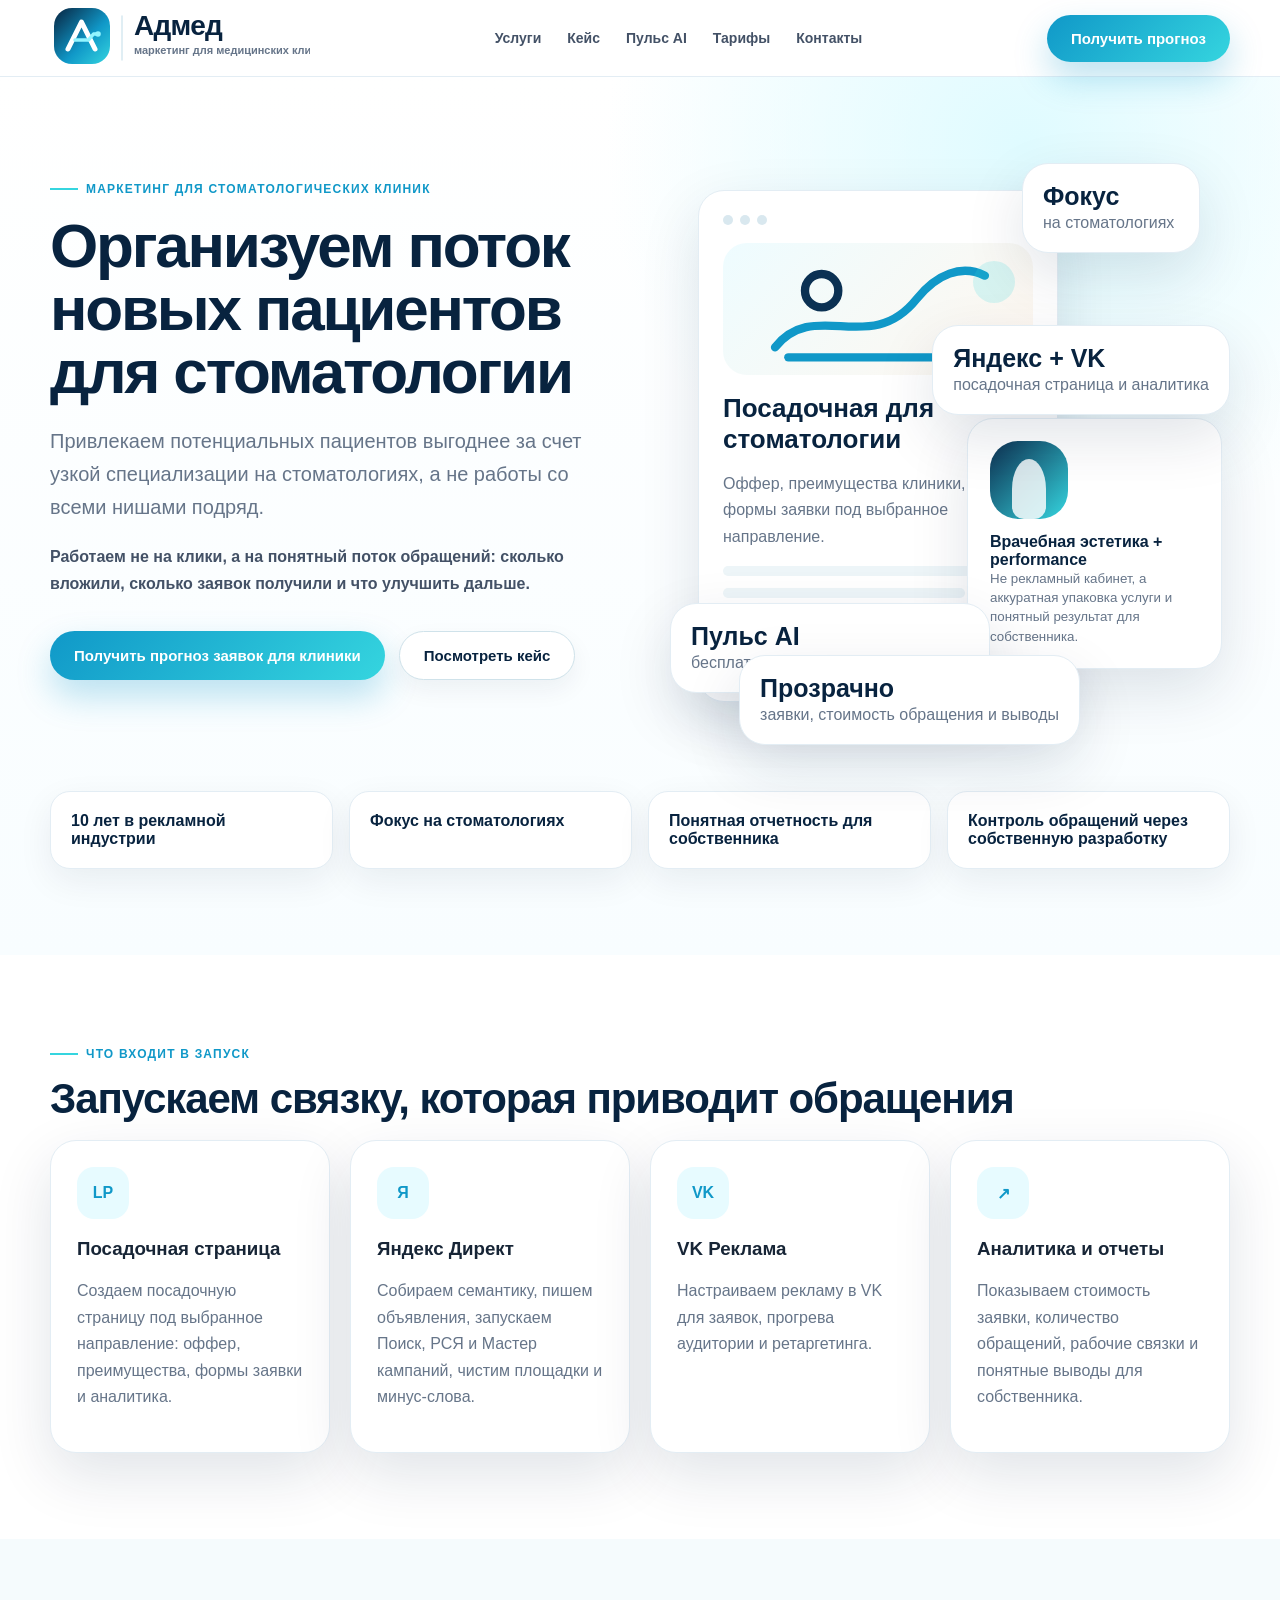
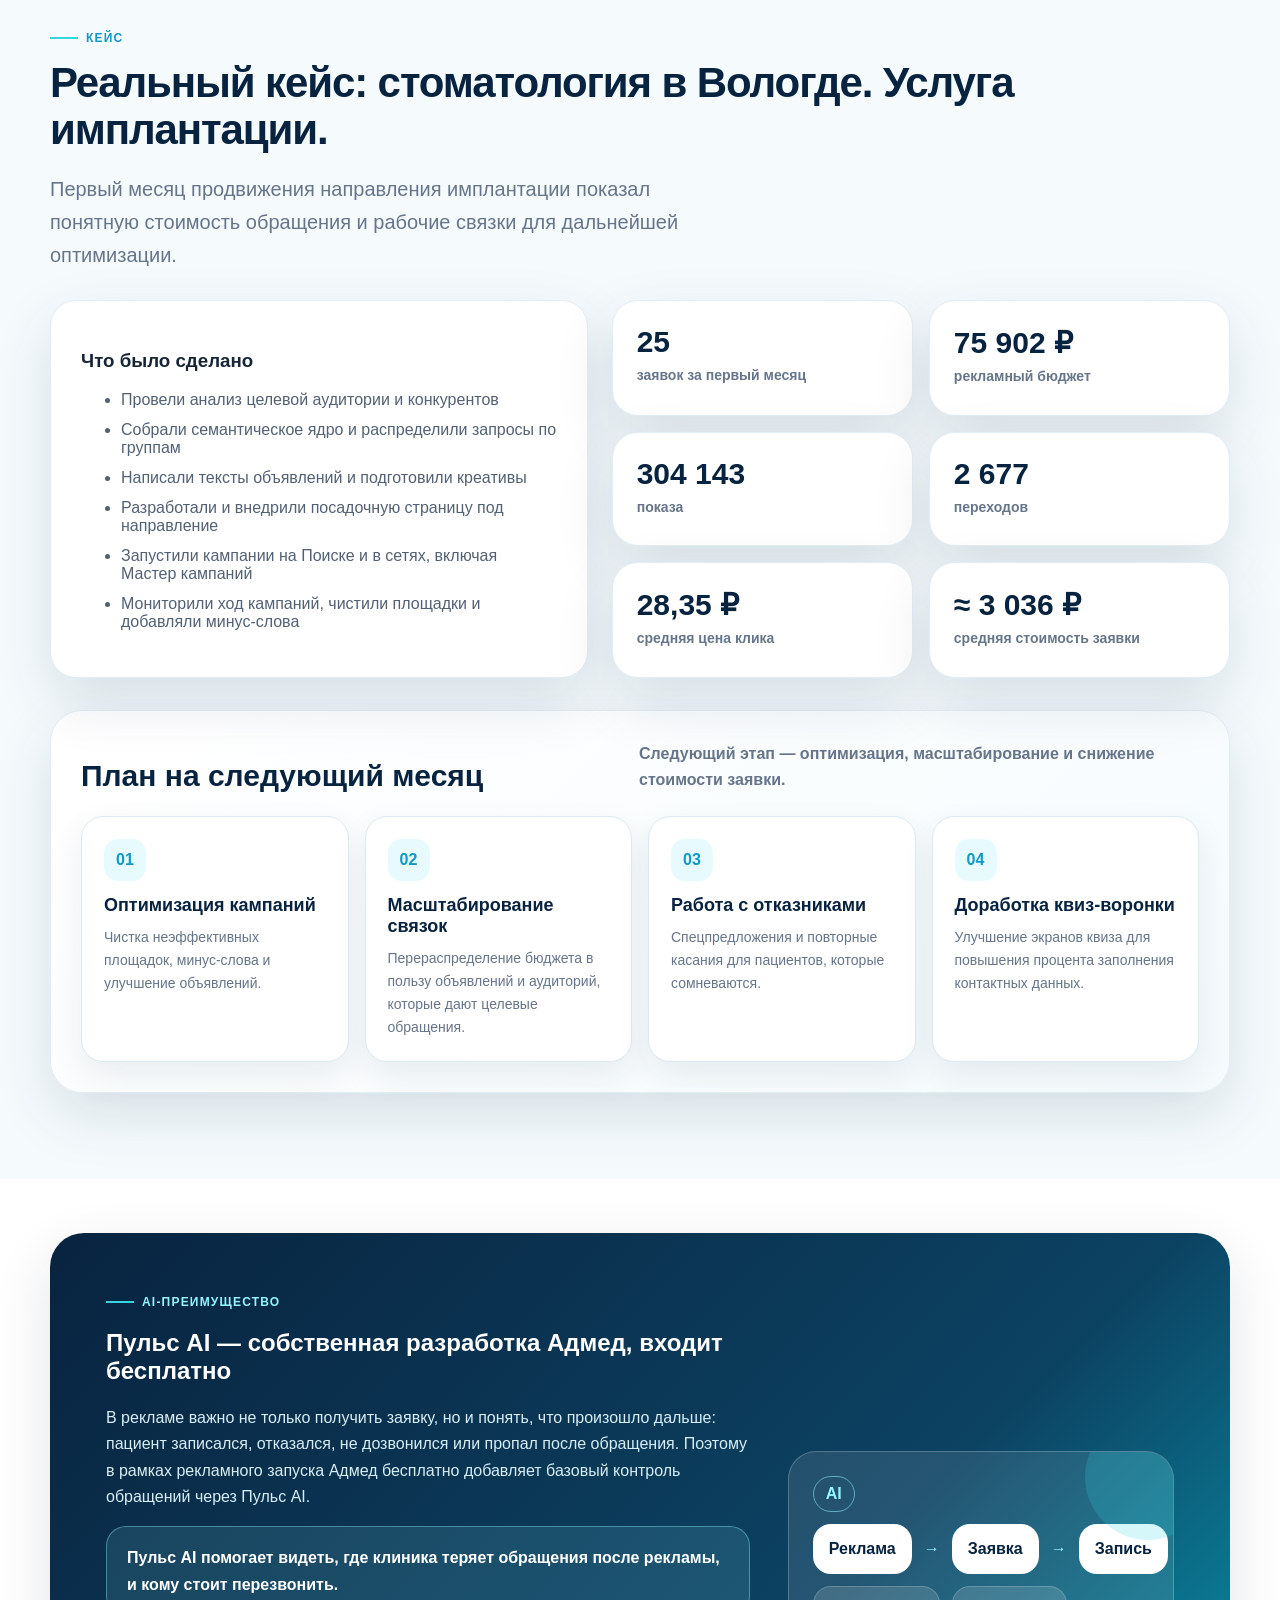
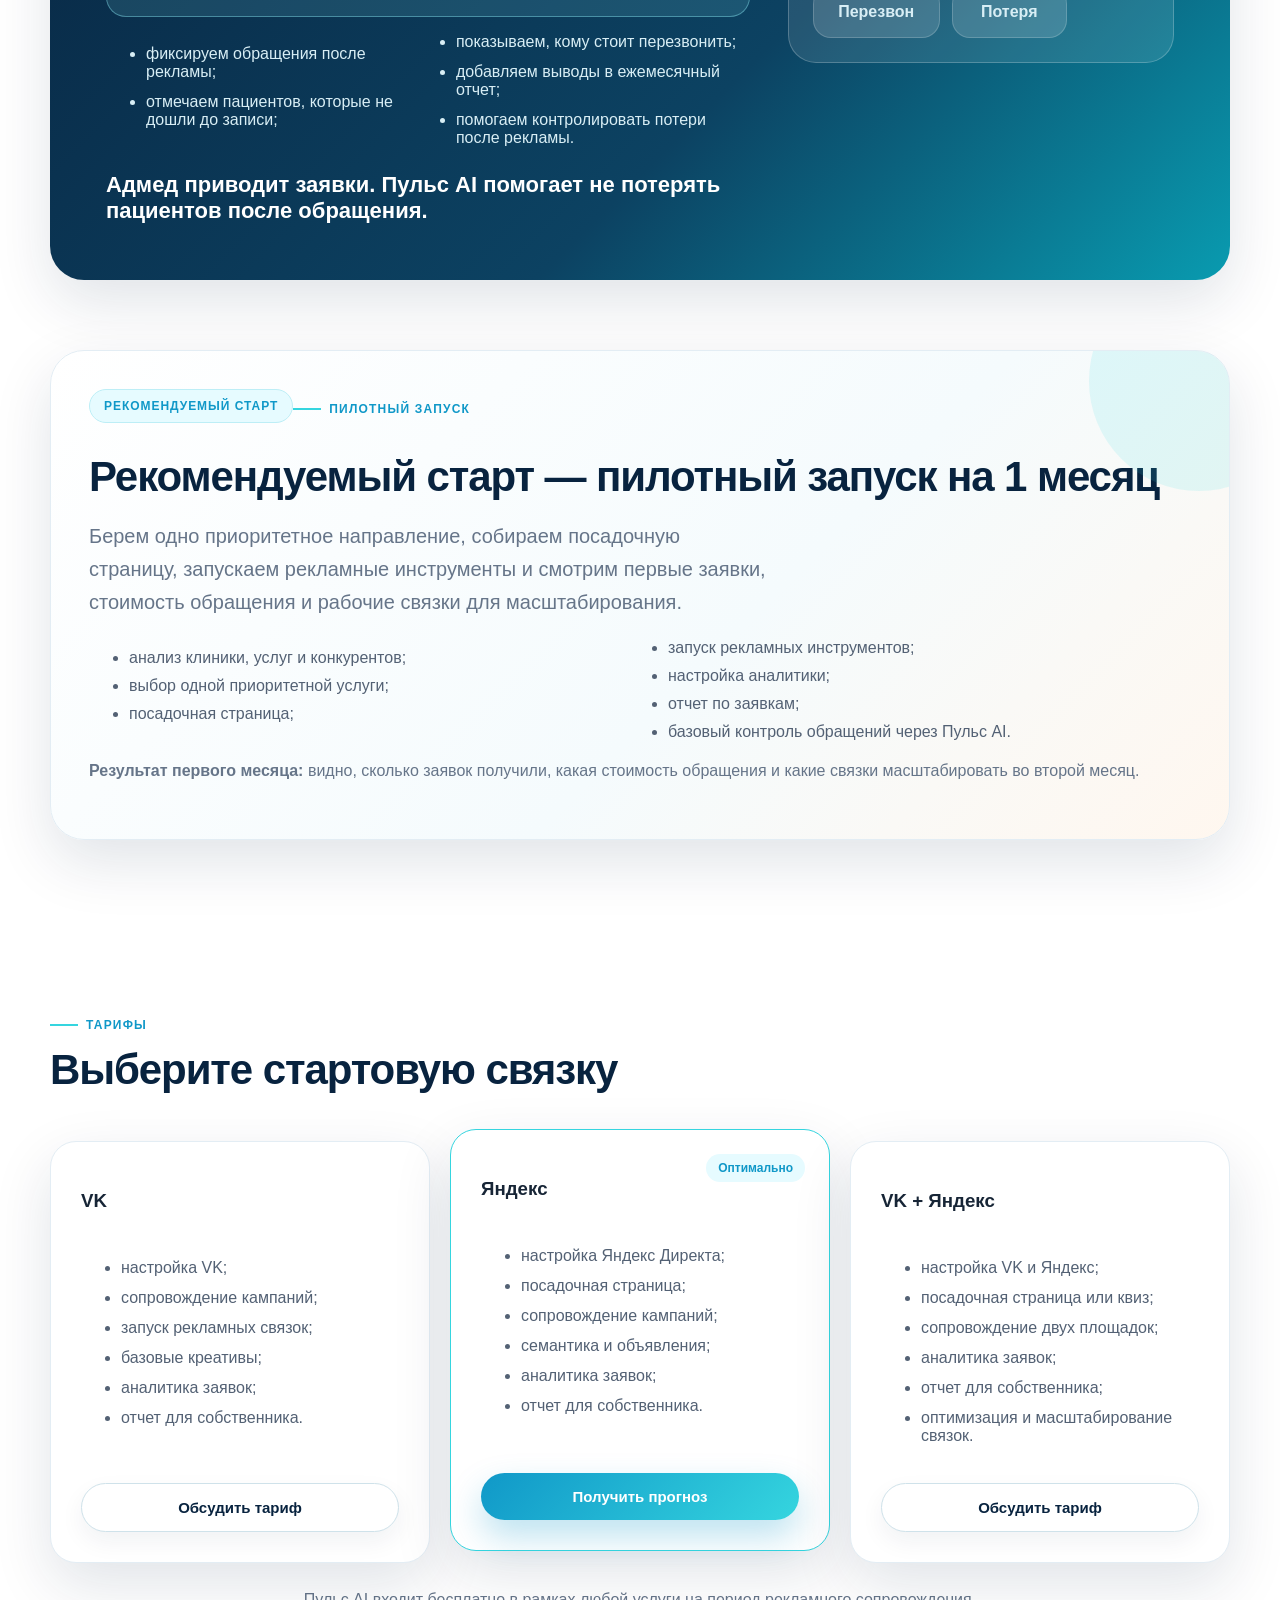
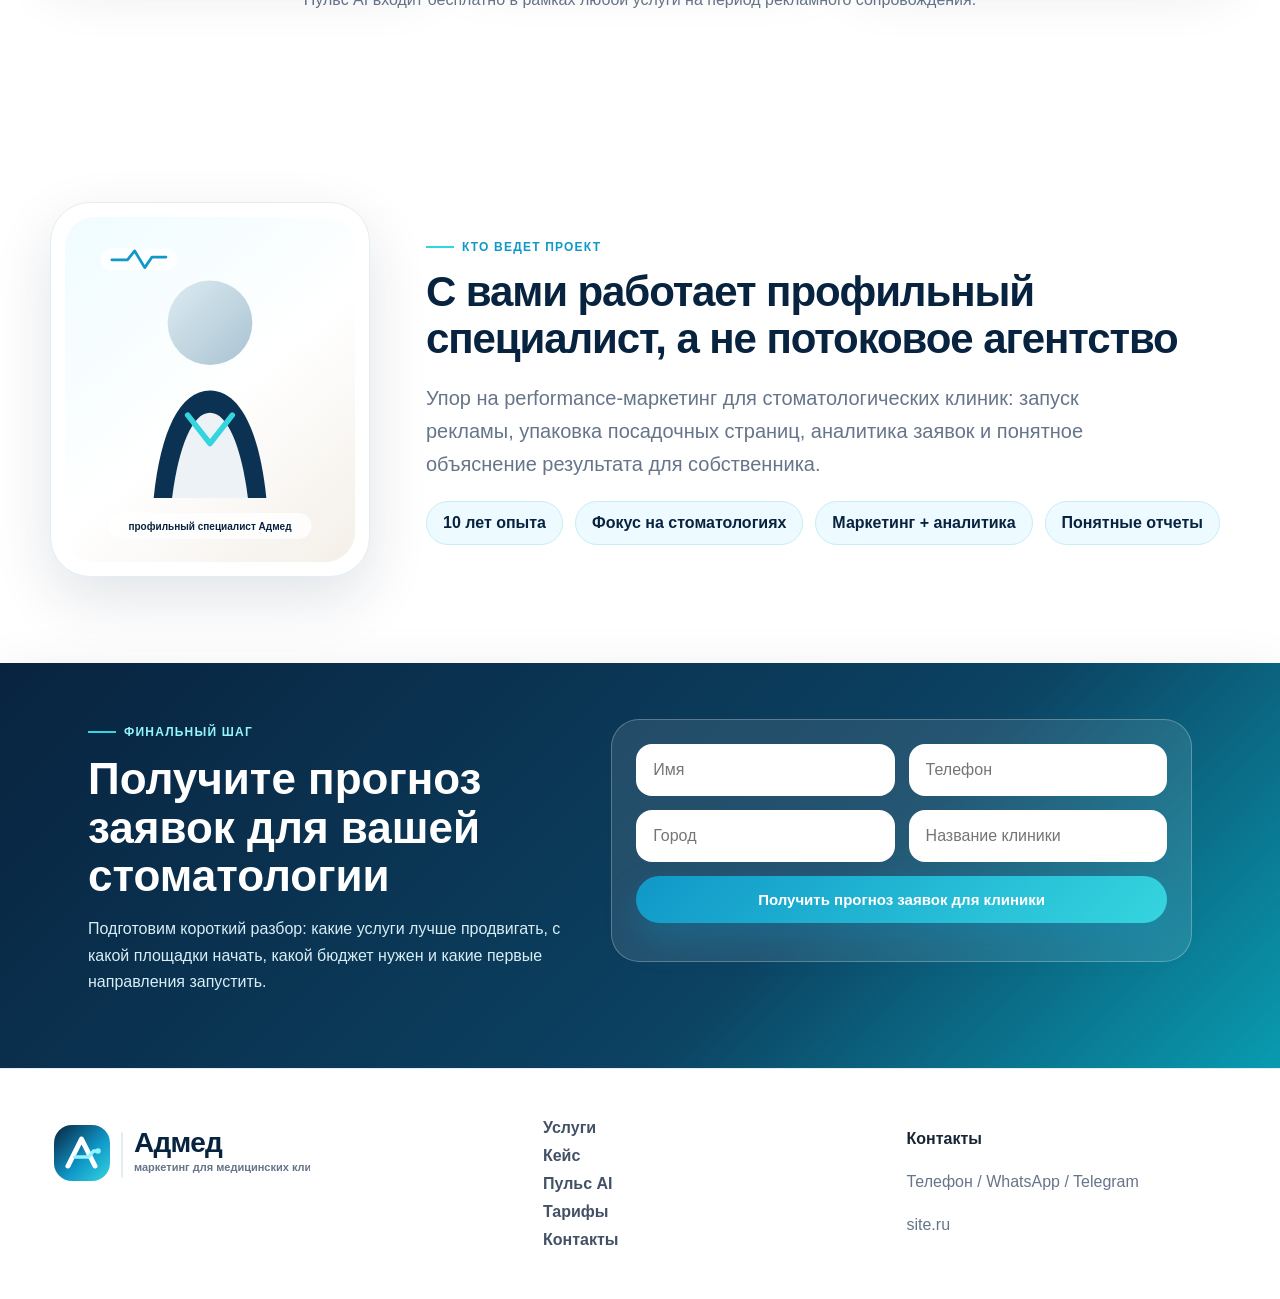
<file: index.html>
<!doctype html>
<html lang="ru">
<head>
  <meta charset="utf-8">
  <meta name="viewport" content="width=device-width, initial-scale=1">
  <title>Адмед — маркетинг и заявки для стоматологий</title>
  <meta name="description" content="Запускаем посадочные страницы, Яндекс Директ и VK Рекламу для стоматологий. Аналитика заявок и базовый AI-контроль обращений через Пульс.">
  <meta property="og:title" content="Адмед — увеличим поток заявок в вашу стоматологию">
  <meta property="og:description" content="Посадочная страница, Яндекс Директ, VK Реклама, аналитика заявок и контроль обращений через Пульс AI.">
  <meta property="og:type" content="website">
  <link rel="icon" href="assets/favicon.svg" type="image/svg+xml">
  <link rel="stylesheet" href="styles.css">
</head>
<body>
<header class="site-header">
  <div class="container header-inner">
    <a class="logo" href="#top" aria-label="Адмед">
      <img class="logo-img" src="assets/logo-admed.svg" alt="Адмед — маркетинг для медицинских клиник">
    </a>
    <nav class="nav" id="nav" aria-label="Основное меню">
      <a href="#services">Услуги</a><a href="#case">Кейс</a><a href="#pulse">Пульс AI</a><a href="#pricing">Тарифы</a><a href="#contacts">Контакты</a>
    </nav>
    <a class="btn btn-primary header-cta" href="#forecast">Получить прогноз</a>
    <button class="burger" id="burger" type="button" aria-label="Открыть меню" aria-expanded="false"><span></span><span></span><span></span></button>
  </div>
</header>
<main id="top">
  <section class="hero section-pad">
    <div class="container hero-grid">
      <div class="hero-copy">
        <span class="eyebrow">маркетинг для стоматологических клиник</span>
        <h1>Организуем поток новых пациентов для стоматологии</h1>
        <p class="lead">Привлекаем потенциальных пациентов выгоднее за счет узкой специализации на стоматологиях, а не работы со всеми нишами подряд.</p>
        <p class="trust-note">Работаем не на клики, а на понятный поток обращений: сколько вложили, сколько заявок получили и что улучшить дальше.</p>
        <div class="hero-actions"><a class="btn btn-primary" href="#forecast">Получить прогноз заявок для клиники</a><a class="btn btn-secondary" href="#case">Посмотреть кейс</a></div>
      </div>
      <div class="marketing-collage" aria-label="Премиальная визуальная композиция Адмед">
        <div class="landing-preview">
          <div class="preview-top"><span></span><span></span><span></span></div>
          <div class="clinic-visual" aria-hidden="true"><span></span><svg viewBox="0 0 160 90"><path d="M18 68C42 38 75 74 103 39c12-15 27-21 41-14"/><circle cx="46" cy="34" r="10"/><path d="M26 74h108"/></svg></div>
          <h3>Посадочная для стоматологии</h3><p>Оффер, преимущества клиники, квиз и формы заявки под выбранное направление.</p><div class="preview-lines"><i></i><i></i><i></i></div><button>Записаться на консультацию</button>
        </div>
        <div class="specialist-card"><div class="avatar"><span></span></div><b>Врачебная эстетика + performance</b><small>Не рекламный кабинет, а аккуратная упаковка услуги и понятный результат для собственника.</small></div>
        <div class="metric-card m1"><b>Фокус</b><span>на стоматологиях</span></div>
        <div class="metric-card m2"><b>Яндекс + VK</b><span>посадочная страница и аналитика</span></div>
        <div class="metric-card m3"><b>Пульс AI</b><span>бесплатно на период сопровождения</span></div>
        <div class="metric-card m4"><b>Прозрачно</b><span>заявки, стоимость обращения и выводы</span></div>
      </div>
    </div>
    <div class="container benefits"><div>10 лет в рекламной индустрии</div><div>Фокус на стоматологиях</div><div>Понятная отчетность для собственника</div><div>Контроль обращений через собственную разработку</div></div>
  </section>

  <section class="container section-pad" id="services"><span class="eyebrow">Что входит в запуск</span><h2 class="section-title">Запускаем связку, которая приводит обращения</h2><div class="card-grid four">
    <article class="service-card"><i>LP</i><h3>Посадочная страница</h3><p>Создаем посадочную страницу под выбранное направление: оффер, преимущества, формы заявки и аналитика.</p></article>
    <article class="service-card"><i>Я</i><h3>Яндекс Директ</h3><p>Собираем семантику, пишем объявления, запускаем Поиск, РСЯ и Мастер кампаний, чистим площадки и минус-слова.</p></article>
    <article class="service-card"><i>VK</i><h3>VK Реклама</h3><p>Настраиваем рекламу в VK для заявок, прогрева аудитории и ретаргетинга.</p></article>
    <article class="service-card"><i>↗</i><h3>Аналитика и отчеты</h3><p>Показываем стоимость заявки, количество обращений, рабочие связки и понятные выводы для собственника.</p></article>
  </div></section>

  <section class="case section-pad" id="case"><div class="container"><span class="eyebrow">Кейс</span><h2 class="section-title">Реальный кейс: стоматология в Вологде. Услуга имплантации.</h2><p class="section-lead">Первый месяц продвижения направления имплантации показал понятную стоимость обращения и рабочие связки для дальнейшей оптимизации.</p><div class="case-grid"><article class="case-work"><h3>Что было сделано</h3><ul><li>Провели анализ целевой аудитории и конкурентов</li><li>Собрали семантическое ядро и распределили запросы по группам</li><li>Написали тексты объявлений и подготовили креативы</li><li>Разработали и внедрили посадочную страницу под направление</li><li>Запустили кампании на Поиске и в сетях, включая Мастер кампаний</li><li>Мониторили ход кампаний, чистили площадки и добавляли минус-слова</li></ul></article><div class="case-results"><div>25 <span>заявок за первый месяц</span></div><div>75 902 ₽ <span>рекламный бюджет</span></div><div>304 143 <span>показа</span></div><div>2 677 <span>переходов</span></div><div>28,35 ₽ <span>средняя цена клика</span></div><div>≈ 3 036 ₽ <span>средняя стоимость заявки</span></div></div></div><div class="next-plan"><div class="next-plan-head"><h3>План на следующий месяц</h3><p>Следующий этап — оптимизация, масштабирование и снижение стоимости заявки.</p></div><div class="next-plan-grid"><article><span>01</span><h4>Оптимизация кампаний</h4><p>Чистка неэффективных площадок, минус-слова и улучшение объявлений.</p></article><article><span>02</span><h4>Масштабирование связок</h4><p>Перераспределение бюджета в пользу объявлений и аудиторий, которые дают целевые обращения.</p></article><article><span>03</span><h4>Работа с отказниками</h4><p>Спецпредложения и повторные касания для пациентов, которые сомневаются.</p></article><article><span>04</span><h4>Доработка квиз-воронки</h4><p>Улучшение экранов квиза для повышения процента заполнения контактных данных.</p></article></div></div></div></section>

  <section class="container pulse-bonus" id="pulse"><div><span class="eyebrow light">AI-преимущество</span><h2>Пульс AI — собственная разработка Адмед, входит бесплатно</h2><p>В рекламе важно не только получить заявку, но и понять, что произошло дальше: пациент записался, отказался, не дозвонился или пропал после обращения. Поэтому в рамках рекламного запуска Адмед бесплатно добавляет базовый контроль обращений через Пульс AI.</p><p class="pulse-highlight">Пульс AI помогает видеть, где клиника теряет обращения после рекламы, и кому стоит перезвонить.</p><ul><li>фиксируем обращения после рекламы;</li><li>отмечаем пациентов, которые не дошли до записи;</li><li>показываем, кому стоит перезвонить;</li><li>добавляем выводы в ежемесячный отчет;</li><li>помогаем контролировать потери после рекламы.</li></ul><b>Адмед приводит заявки. Пульс AI помогает не потерять пациентов после обращения.</b></div><div class="pulse-scheme" aria-label="Схема контроля обращений"><span>AI</span><div>Реклама</div><i>→</i><div>Заявка</div><i>→</i><div>Запись</div><div class="muted-step">Перезвон</div><div class="muted-step">Потеря</div></div></section>

  <section class="container section-pad pilot"><div><span class="pilot-badge">Рекомендуемый старт</span><span class="eyebrow">Пилотный запуск</span><h2 class="section-title">Рекомендуемый старт — пилотный запуск на 1 месяц</h2><p class="section-lead">Берем одно приоритетное направление, собираем посадочную страницу, запускаем рекламные инструменты и смотрим первые заявки, стоимость обращения и рабочие связки для масштабирования.</p><ul><li>анализ клиники, услуг и конкурентов;</li><li>выбор одной приоритетной услуги;</li><li>посадочная страница;</li><li>запуск рекламных инструментов;</li><li>настройка аналитики;</li><li>отчет по заявкам;</li><li>базовый контроль обращений через Пульс AI.</li></ul><p><b>Результат первого месяца:</b> видно, сколько заявок получили, какая стоимость обращения и какие связки масштабировать во второй месяц.</p></div></section>

  <section class="container section-pad" id="pricing"><span class="eyebrow">Тарифы</span><h2 class="section-title">Выберите стартовую связку</h2><div class="pricing"><article><h3>VK</h3><ul><li>настройка VK;</li><li>сопровождение кампаний;</li><li>запуск рекламных связок;</li><li>базовые креативы;</li><li>аналитика заявок;</li><li>отчет для собственника.</li></ul><a class="btn btn-secondary" href="#forecast">Обсудить тариф</a></article><article class="featured"><span>Оптимально</span><h3>Яндекс</h3><ul><li>настройка Яндекс Директа;</li><li>посадочная страница;</li><li>сопровождение кампаний;</li><li>семантика и объявления;</li><li>аналитика заявок;</li><li>отчет для собственника.</li></ul><a class="btn btn-primary" href="#forecast">Получить прогноз</a></article><article><h3>VK + Яндекс</h3><ul><li>настройка VK и Яндекс;</li><li>посадочная страница или квиз;</li><li>сопровождение двух площадок;</li><li>аналитика заявок;</li><li>отчет для собственника;</li><li>оптимизация и масштабирование связок.</li></ul><a class="btn btn-secondary" href="#forecast">Обсудить тариф</a></article></div><p class="under-price">Пульс AI входит бесплатно в рамках любой услуги на период рекламного сопровождения.</p></section>

  <section class="container expert section-pad"><div class="expert-photo"><!-- Заменить на реальное фото специалиста: /assets/expert.jpg --><img src="assets/expert-placeholder.svg" alt="Профильный специалист Адмед"></div><div><span class="eyebrow">Кто ведет проект</span><h2 class="section-title">С вами работает профильный специалист, а не потоковое агентство</h2><p class="section-lead">Упор на performance-маркетинг для стоматологических клиник: запуск рекламы, упаковка посадочных страниц, аналитика заявок и понятное объяснение результата для собственника.</p><div class="expert-tags"><b>10 лет опыта</b><b>Фокус на стоматологиях</b><b>Маркетинг + аналитика</b><b>Понятные отчеты</b></div></div></section>

  <section class="forecast" id="forecast"><div class="container forecast-grid"><div><span class="eyebrow light">Финальный шаг</span><h2>Получите прогноз заявок для вашей стоматологии</h2><p>Подготовим короткий разбор: какие услуги лучше продвигать, с какой площадки начать, какой бюджет нужен и какие первые направления запустить.</p></div><form id="leadForm" class="lead-form"><input name="name" required placeholder="Имя"><input name="phone" required placeholder="Телефон"><input name="city" placeholder="Город"><input name="clinic" placeholder="Название клиники"><input type="text" name="website" class="hp" tabindex="-1" autocomplete="off"><button class="btn btn-primary" type="submit">Получить прогноз заявок для клиники</button><div class="form-message" id="formMessage" role="status"></div></form></div></section>
</main>
<footer class="footer" id="contacts"><div class="container footer-grid"><div><a class="logo" href="#top"><img class="logo-img" src="assets/logo-admed.svg" alt="Адмед — маркетинг для медицинских клиник"></a></div><nav><a href="#services">Услуги</a><a href="#case">Кейс</a><a href="#pulse">Пульс AI</a><a href="#pricing">Тарифы</a><a href="#contacts">Контакты</a></nav><div><h4>Контакты</h4><p>Телефон / WhatsApp / Telegram</p><p>site.ru</p></div></div></footer>
<script src="script.js"></script>
</body>
</html>
</file>
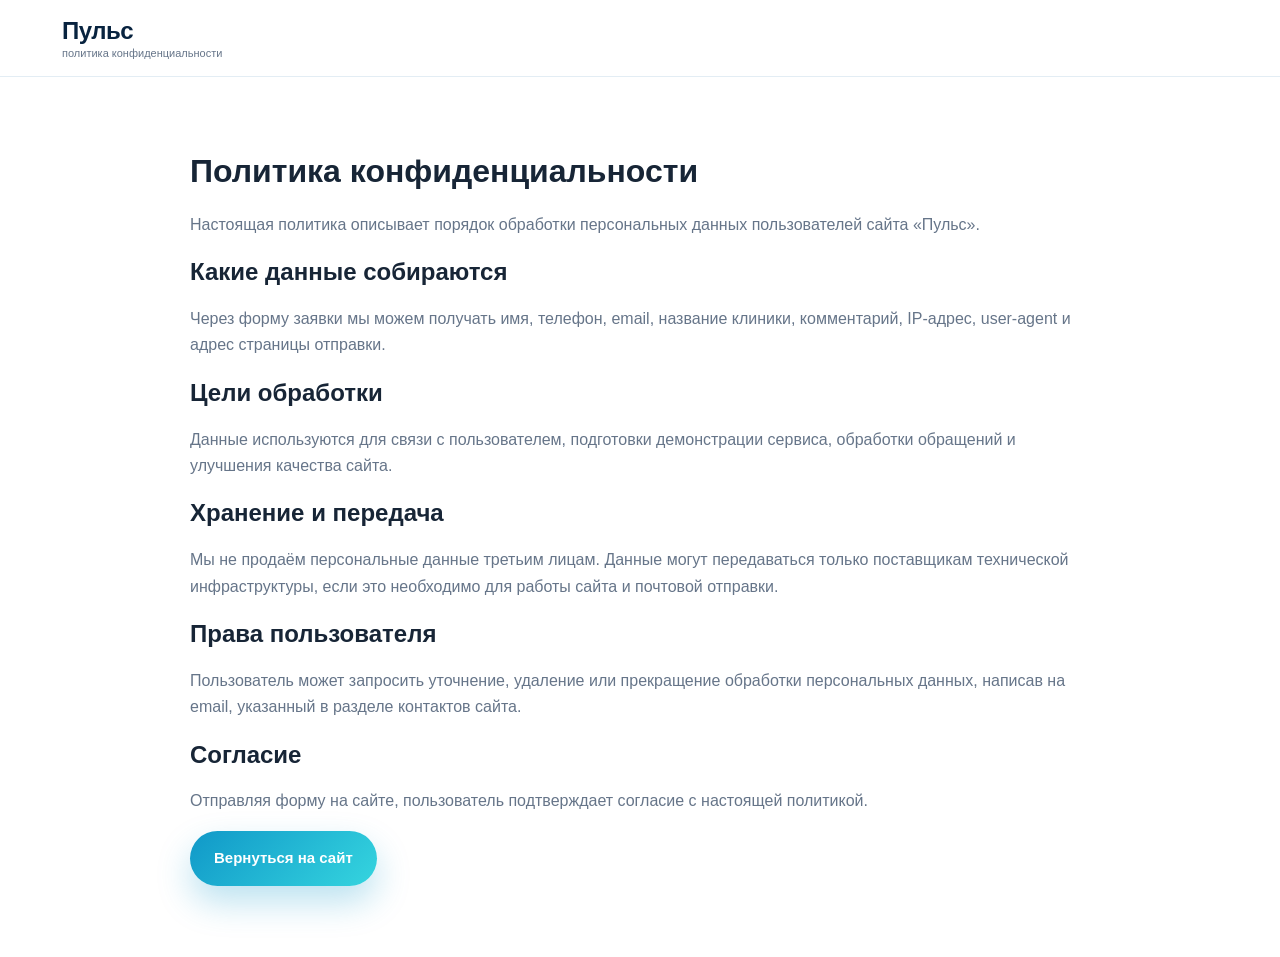
<file: privacy.html>
<!doctype html><html lang="ru"><head><meta charset="utf-8"><meta name="viewport" content="width=device-width, initial-scale=1"><title>Политика конфиденциальности — Пульс</title><link rel="stylesheet" href="styles.css"></head><body><header class="site-header"><div class="container header-inner"><a class="logo" href="index.html"><span class="pulse-line"></span><span><b>Пульс</b><small>политика конфиденциальности</small></span></a></div></header><main class="container" style="max-width:900px;padding:55px 0"><h1>Политика конфиденциальности</h1><p>Настоящая политика описывает порядок обработки персональных данных пользователей сайта «Пульс».</p><h2>Какие данные собираются</h2><p>Через форму заявки мы можем получать имя, телефон, email, название клиники, комментарий, IP-адрес, user-agent и адрес страницы отправки.</p><h2>Цели обработки</h2><p>Данные используются для связи с пользователем, подготовки демонстрации сервиса, обработки обращений и улучшения качества сайта.</p><h2>Хранение и передача</h2><p>Мы не продаём персональные данные третьим лицам. Данные могут передаваться только поставщикам технической инфраструктуры, если это необходимо для работы сайта и почтовой отправки.</p><h2>Права пользователя</h2><p>Пользователь может запросить уточнение, удаление или прекращение обработки персональных данных, написав на email, указанный в разделе контактов сайта.</p><h2>Согласие</h2><p>Отправляя форму на сайте, пользователь подтверждает согласие с настоящей политикой.</p><p><a class="btn btn-primary" href="index.html">Вернуться на сайт</a></p></main></body></html>
</file>
<file: styles.css>
:root{--ink:#08233f;--graphite:#172536;--muted:#667589;--line:#e3edf4;--aqua:#35d5df;--blue:#1098c8;--soft:#f5fbfd;--white:#fff;--shadow:0 22px 60px rgba(8,35,63,.12);--radius:26px}
*{box-sizing:border-box}
html{scroll-behavior:smooth}
body{margin:0;font-family:Inter,Arial,sans-serif;color:var(--graphite);background:#fff;overflow-x:hidden}
a{text-decoration:none;color:inherit}
p{color:var(--muted);line-height:1.65}
.container{width:min(100% - 64px,1180px);margin:auto}
.section-pad{padding:86px 0}
.site-header{position:sticky;top:0;z-index:20;background:rgba(255,255,255,.9);backdrop-filter:blur(18px);border-bottom:1px solid var(--line)}
.header-inner{height:76px;display:flex;align-items:center;gap:28px}
.logo{display:flex;align-items:center;gap:12px;min-width:210px}
.logo-mark{width:42px;height:42px;border-radius:14px;background:linear-gradient(135deg,var(--ink),var(--blue));color:#fff;display:grid;place-items:center;box-shadow:0 12px 28px rgba(16,152,200,.25)}
.logo-mark svg{width:30px;height:30px}
.logo-mark path{fill:none;stroke:currentColor;stroke-width:4;stroke-linecap:round;stroke-linejoin:round}
.logo b{display:block;font-size:24px;letter-spacing:-.5px;color:var(--ink)}
.logo small{display:block;font-size:11px;color:var(--muted);margin-top:2px}
.nav{display:flex;gap:26px;justify-content:center;flex:1;font-size:14px;font-weight:700;color:#435166}
.nav a:hover{color:var(--blue)}
.btn{border:0;border-radius:999px;padding:15px 24px;font-weight:800;font-size:15px;display:inline-flex;align-items:center;justify-content:center;cursor:pointer;transition:.2s;white-space:nowrap}
.btn:hover{transform:translateY(-2px)}
.btn-primary{background:linear-gradient(135deg,var(--blue),var(--aqua));color:#fff;box-shadow:0 16px 34px rgba(16,152,200,.28)}
.btn-secondary{background:#fff;color:var(--ink);border:1px solid #cfe2ea;box-shadow:0 10px 25px rgba(8,35,63,.06)}
.burger{display:none;background:transparent;border:0;margin-left:auto}
.burger span{display:block;width:26px;height:2px;background:var(--ink);margin:6px;border-radius:2px}
.hero{padding-top:58px;background:radial-gradient(circle at 80% 8%,#dffbff 0,transparent 32%),linear-gradient(180deg,#fff 0,#f8fdff 100%)}
.hero-grid{display:grid;grid-template-columns:1fr 1fr;gap:60px;align-items:center}
.eyebrow{display:inline-flex;align-items:center;gap:8px;color:var(--blue);font-weight:900;text-transform:uppercase;letter-spacing:.1em;font-size:12px}
.eyebrow:before{content:"";width:28px;height:2px;background:var(--aqua)}
.eyebrow.light{color:#93f5ff}
.hero h1{font-size:62px;line-height:1.02;letter-spacing:-2.2px;color:var(--ink);margin:18px 0 22px}
.lead,.section-lead{font-size:20px;max-width:680px}
.hero-actions{display:flex;gap:14px;flex-wrap:wrap;margin:34px 0 24px}
.trust-note{max-width:630px;font-weight:700;color:#435166}
.marketing-collage{position:relative;min-height:610px}
.landing-preview,.specialist-card,.metric-card,.service-card,.card-grid article,.pricing article,.case-work,.case-results div{background:#fff;border:1px solid var(--line);border-radius:var(--radius);box-shadow:var(--shadow)}
.landing-preview{position:absolute;left:28px;top:55px;width:360px;padding:24px}
.preview-top{display:flex;gap:7px;margin-bottom:18px}
.preview-top span{width:10px;height:10px;border-radius:50%;background:#d9e8ef}
.clinic-visual{height:132px;border-radius:24px;background:linear-gradient(135deg,#eefcff,#fff7ef);display:grid;place-items:center;position:relative;overflow:hidden}
.clinic-visual span{position:absolute;right:18px;top:18px;width:42px;height:42px;border-radius:50%;background:rgba(53,213,223,.18)}
.clinic-visual svg{width:86%;height:auto}
.clinic-visual path,.clinic-visual circle{fill:none;stroke:var(--blue);stroke-width:5;stroke-linecap:round;stroke-linejoin:round}
.clinic-visual circle{stroke:#0b3153}
.landing-preview h3{font-size:26px;color:var(--ink);margin:18px 0 8px}
.preview-lines i{display:block;height:10px;background:#edf5f8;border-radius:10px;margin:12px 0}
.preview-lines i:nth-child(2){width:78%}
.preview-lines i:nth-child(3){width:58%}
.landing-preview button{width:100%;border:0;border-radius:16px;background:var(--ink);color:#fff;padding:15px;font-weight:800}
.specialist-card{position:absolute;right:8px;bottom:76px;width:255px;padding:22px}
.avatar{width:78px;height:78px;border-radius:28px;background:linear-gradient(135deg,#0d2f50,#35d5df);margin-bottom:14px;position:relative}
.avatar span{position:absolute;inset:18px 22px 0;border-radius:50% 50% 12px 12px;background:rgba(255,255,255,.82)}
.specialist-card b,.metric-card b{display:block;color:var(--ink)}
.specialist-card small,.metric-card span{display:block;color:var(--muted);line-height:1.45}
.metric-card{position:absolute;padding:18px 20px;min-width:178px}
.metric-card b{font-size:25px}
.m1{right:30px;top:28px}
.m2{right:0;top:190px}
.m3{left:0;bottom:52px}
.m4{right:150px;bottom:0}
.benefits{display:grid;grid-template-columns:repeat(4,1fr);gap:16px;margin-top:46px}
.benefits div{background:#fff;border:1px solid var(--line);border-radius:20px;padding:20px;font-weight:800;color:var(--ink);box-shadow:0 12px 35px rgba(8,35,63,.07)}
.section-title{font-size:42px;line-height:1.12;color:var(--ink);letter-spacing:-1.1px;margin:14px 0 18px}
.card-grid{display:grid;gap:20px}
.card-grid.four{grid-template-columns:repeat(4,1fr)}
.card-grid article,.service-card{padding:26px}
.service-card i{width:52px;height:52px;border-radius:17px;background:#e7fbff;color:var(--blue);display:grid;place-items:center;font-style:normal;font-weight:900;margin-bottom:18px}
.case{background:var(--soft)}
.case-grid{display:grid;grid-template-columns:1fr 1.15fr;gap:24px;margin-top:28px}
.case-work{padding:30px}
.case-work li,.pricing li,.pulse-bonus li{margin:12px 0;color:#536174}
.case-results{display:grid;grid-template-columns:repeat(2,1fr);gap:16px}
.case-results div{padding:24px;font-size:30px;font-weight:900;color:var(--ink)}
.case-results span{display:block;font-size:14px;font-weight:700;color:var(--muted);margin-top:8px}
.case-summary{background:#fff;border-left:4px solid var(--aqua);border-radius:18px;padding:24px;margin-top:24px}
.pulse-bonus,.forecast{background:linear-gradient(135deg,#08233f,#0c4262 62%,#099bb0);color:#fff;border-radius:34px;padding:56px;margin-top:54px;box-shadow:var(--shadow)}
.pulse-bonus{display:grid;grid-template-columns:1.25fr .75fr;gap:38px;align-items:center}
.pulse-bonus p,.pulse-bonus li,.forecast p{color:#d8eef5}
.pulse-bonus ul{columns:2;max-width:900px}
.pulse-bonus b{display:block;margin-top:22px;font-size:22px}
.pulse-scheme{background:rgba(255,255,255,.1);border:1px solid rgba(255,255,255,.22);border-radius:28px;padding:24px;display:grid;grid-template-columns:1fr auto 1fr auto 1fr;gap:12px;align-items:center;text-align:center}
.pulse-scheme span{grid-column:1/-1;justify-self:start;border:1px solid rgba(147,245,255,.55);color:#93f5ff;border-radius:999px;padding:8px 12px;font-weight:900}
.pulse-scheme div{background:#fff;color:var(--ink);border-radius:18px;padding:16px;font-weight:900}
.pulse-scheme i{font-style:normal;color:#93f5ff;font-weight:900}
.pulse-scheme .muted-step{grid-column:auto / span 2;background:rgba(255,255,255,.14);color:#d8eef5;border:1px solid rgba(255,255,255,.18)}
.pilot{padding-top:70px}
.pilot>div{background:#fff;border:1px solid var(--line);border-radius:34px;box-shadow:var(--shadow);padding:38px}
.pilot ul{columns:2;color:#536174}
.pilot li{margin:10px 0}
.pricing{display:grid;grid-template-columns:repeat(3,1fr);gap:20px}
.pricing article{padding:30px;position:relative;display:flex;flex-direction:column}
.pricing ul{flex:1}
.pricing .featured{border-color:var(--aqua);transform:translateY(-12px)}
.pricing article>span{position:absolute;right:24px;top:24px;background:#e6fbff;color:var(--blue);border-radius:999px;padding:7px 12px;font-size:12px;font-weight:900}
.price{font-size:25px;font-weight:900;color:var(--ink);margin:22px 0}
.price small{display:block;font-size:14px;color:var(--muted);font-weight:700;margin-top:10px}
.pricing .btn{width:100%;margin-top:10px}
.under-price{text-align:center;margin-top:24px}
.expert{display:grid;grid-template-columns:320px 1fr;gap:56px;align-items:center}
.expert-visual{height:320px;border-radius:40px;background:linear-gradient(135deg,#f0fcff,#fff);border:1px solid var(--line);box-shadow:var(--shadow);display:grid;place-items:center;text-align:center}
.expert-visual span{font-size:110px;font-weight:900;color:var(--blue)}
.expert-visual small{font-weight:900;color:var(--ink);font-size:20px}
.expert-tags{display:flex;gap:12px;flex-wrap:wrap}
.expert-tags b{background:#edfaff;border:1px solid #c7eef5;border-radius:999px;padding:12px 16px;color:var(--ink)}
.forecast{border-radius:0;margin-top:0}
.forecast-grid{display:grid;grid-template-columns:.9fr 1.1fr;gap:48px;align-items:start}
.forecast h2{font-size:44px;line-height:1.1;margin:16px 0}
.lead-form{display:grid;grid-template-columns:1fr 1fr;gap:14px;background:rgba(255,255,255,.1);border:1px solid rgba(255,255,255,.25);border-radius:28px;padding:24px}
.lead-form input,.lead-form textarea{width:100%;border:1px solid rgba(255,255,255,.25);background:#fff;border-radius:16px;padding:16px;font:inherit}
.lead-form textarea,.lead-form button,.form-message{grid-column:1/-1}
.lead-form textarea{min-height:116px}
.hp{display:none}
.form-message{font-weight:800}
.form-message.success{color:#96ffcf}
.form-message.error{color:#ffd0d0}
.footer{padding:40px 0;background:#fff;border-top:1px solid var(--line)}
.footer-grid{display:grid;grid-template-columns:1.4fr 1fr 1fr;gap:40px}
.footer a{display:block;margin:10px 0;color:#435166;font-weight:700}


@media(max-width:1199px){.container{width:min(100% - 44px,940px)}
.header-cta{display:none}
.nav{position:absolute;left:22px;right:22px;top:84px;display:none;flex-direction:column;background:#fff;border:1px solid var(--line);border-radius:20px;padding:18px;box-shadow:var(--shadow)}
.nav.open{display:flex}
.burger{display:block}
.hero-grid,.case-grid,.forecast-grid,.expert{grid-template-columns:1fr}
.hero h1{font-size:52px}
.marketing-collage{min-height:560px}
.card-grid.four{grid-template-columns:repeat(2,1fr)}
.benefits,.pricing{grid-template-columns:repeat(2,1fr)}
.pricing .featured{transform:none}
.expert-visual{height:220px}
.pulse-bonus{grid-template-columns:1fr}
.pulse-bonus ul,.pilot ul{columns:1}
.pulse-scheme{max-width:520px}
}


@media(max-width:767px){.container{width:min(100% - 28px,560px)}
.section-pad{padding:58px 0}
.header-inner{height:68px}
.logo{min-width:0}
.logo b{font-size:20px}
.logo small{display:none}
.logo-mark{width:38px;height:38px}
.hero{padding-top:34px}
.hero h1{font-size:39px;letter-spacing:-1.2px}
.lead,.section-lead{font-size:17px}
.hero-actions{flex-direction:column}
.btn{width:100%;padding:16px 18px;white-space:normal}
.marketing-collage{min-height:auto;display:grid;gap:14px}
.landing-preview,.specialist-card,.metric-card{position:static;width:auto;min-width:0}
.metric-card b{font-size:23px}
.benefits,.card-grid.four,.case-results,.pricing,.lead-form,.footer-grid{grid-template-columns:1fr}
.section-title,.forecast h2{font-size:32px}
.pulse-bonus{margin-top:28px;padding:30px 20px;border-radius:26px}
.pulse-scheme{grid-template-columns:1fr}
.pulse-scheme i{transform:rotate(90deg)}
.pilot>div{padding:26px 20px;border-radius:26px}
.case-results div{font-size:25px}
.expert{gap:28px}
.forecast{padding:50px 0}
.forecast-grid{gap:26px}
.lead-form{padding:18px}
.footer-grid{gap:16px}
}


.logo-img{display:block;width:260px;max-width:100%;height:auto}
.next-plan{margin-top:32px;background:linear-gradient(135deg,#ffffff,#f5fbfd);border:1px solid var(--line);border-radius:32px;box-shadow:var(--shadow);padding:30px}
.next-plan-head{display:flex;align-items:flex-end;justify-content:space-between;gap:24px;margin-bottom:22px}
.next-plan h3{font-size:30px;line-height:1.15;color:var(--ink);margin:0}
.next-plan-head p{max-width:560px;margin:0;font-weight:700}
.next-plan-grid{display:grid;grid-template-columns:repeat(4,1fr);gap:16px}
.next-plan-grid article{background:#fff;border:1px solid #dceaf1;border-radius:22px;box-shadow:0 14px 34px rgba(8,35,63,.08);padding:22px}
.next-plan-grid span{display:inline-grid;place-items:center;width:42px;height:42px;border-radius:14px;background:#e7fbff;color:var(--blue);font-weight:900;margin-bottom:14px}
.next-plan-grid h4{color:var(--ink);font-size:18px;margin:0 0 10px}.next-plan-grid p{margin:0;font-size:14px}
.pulse-highlight{background:rgba(147,245,255,.12);border:1px solid rgba(147,245,255,.38);border-radius:20px;padding:18px 20px;color:#fff!important;font-weight:900}
.pulse-scheme{position:relative;overflow:hidden}.pulse-scheme:before{content:"";position:absolute;right:-38px;top:-38px;width:126px;height:126px;border-radius:50%;background:rgba(53,213,223,.2)}
.pilot>div{background:linear-gradient(135deg,#ffffff 0%,#f5fbfd 58%,#fff7ef 100%);position:relative;overflow:hidden}.pilot>div:after{content:"";position:absolute;right:-80px;top:-80px;width:220px;height:220px;border-radius:50%;background:rgba(53,213,223,.13)}
.pilot-badge{display:inline-flex;margin-bottom:16px;background:#e6fbff;color:var(--blue);border:1px solid #bdeef6;border-radius:999px;padding:9px 14px;font-size:12px;font-weight:900;text-transform:uppercase;letter-spacing:.08em}
#pricing .pricing{margin-top:48px}
.expert-photo{border-radius:40px;background:#fff;border:1px solid var(--line);box-shadow:var(--shadow);padding:14px;overflow:hidden}.expert-photo img{display:block;width:100%;height:auto;border-radius:30px}

@media(max-width:1199px){.next-plan-grid{grid-template-columns:repeat(2,1fr)}#pricing .pricing{margin-top:38px}.logo-img{width:238px}}
@media(max-width:767px){.logo-img{width:162px}.next-plan{padding:22px 16px;border-radius:24px}.next-plan-head{display:block}.next-plan h3{font-size:25px;margin-bottom:10px}.next-plan-grid{grid-template-columns:1fr}#pricing .pricing{margin-top:32px}.expert-photo{border-radius:28px;padding:10px}.expert-photo img{border-radius:22px}}
</file>
